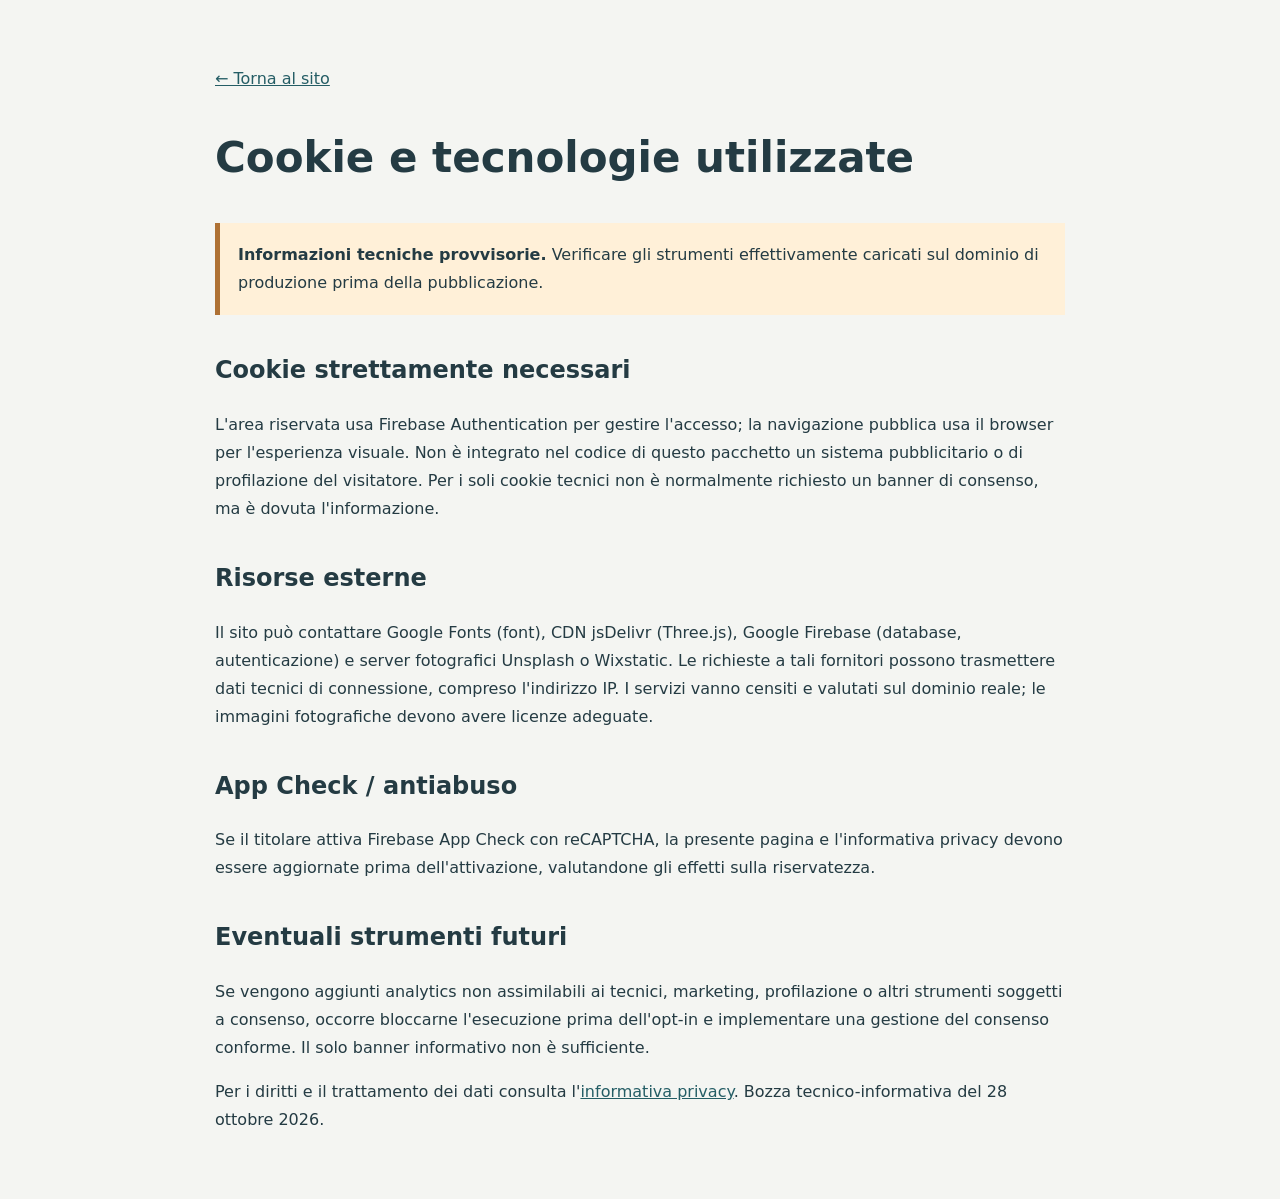
<file: cookie.html>
<!doctype html><html lang="it"><head><meta charset="utf-8"><meta name="viewport" content="width=device-width,initial-scale=1"><meta name="robots" content="noindex,nofollow"><title>Cookie e tecnologie | Studio Tecnico Russu</title><link rel="icon" href="assets/img/favicon.svg"><style>body{background:#f4f5f2;color:#243b43;font:16px/1.75 system-ui,Arial,sans-serif;padding:0 22px;margin:0}main{max-width:850px;margin:65px auto}h1{font-size:clamp(30px,5vw,42px)}h2{margin-top:34px}a{color:#245d65}.notice{background:#fff0d8;padding:18px;border-left:5px solid #ae7134}</style></head><body><main><a href="index.html">← Torna al sito</a><h1>Cookie e tecnologie utilizzate</h1><p class="notice"><b>Informazioni tecniche provvisorie.</b> Verificare gli strumenti effettivamente caricati sul dominio di produzione prima della pubblicazione.</p>
<h2>Cookie strettamente necessari</h2><p>L'area riservata usa Firebase Authentication per gestire l'accesso; la navigazione pubblica usa il browser per l'esperienza visuale. Non è integrato nel codice di questo pacchetto un sistema pubblicitario o di profilazione del visitatore. Per i soli cookie tecnici non è normalmente richiesto un banner di consenso, ma è dovuta l'informazione.</p>
<h2>Risorse esterne</h2><p>Il sito può contattare Google Fonts (font), CDN jsDelivr (Three.js), Google Firebase (database, autenticazione) e server fotografici Unsplash o Wixstatic. Le richieste a tali fornitori possono trasmettere dati tecnici di connessione, compreso l'indirizzo IP. I servizi vanno censiti e valutati sul dominio reale; le immagini fotografiche devono avere licenze adeguate.</p>
<h2>App Check / antiabuso</h2><p>Se il titolare attiva Firebase App Check con reCAPTCHA, la presente pagina e l'informativa privacy devono essere aggiornate prima dell'attivazione, valutandone gli effetti sulla riservatezza.</p>
<h2>Eventuali strumenti futuri</h2><p>Se vengono aggiunti analytics non assimilabili ai tecnici, marketing, profilazione o altri strumenti soggetti a consenso, occorre bloccarne l'esecuzione prima dell'opt-in e implementare una gestione del consenso conforme. Il solo banner informativo non è sufficiente.</p>
<p>Per i diritti e il trattamento dei dati consulta l'<a href="privacy.html">informativa privacy</a>. Bozza tecnico-informativa del 28 ottobre 2026.</p></main></body></html>
</file>
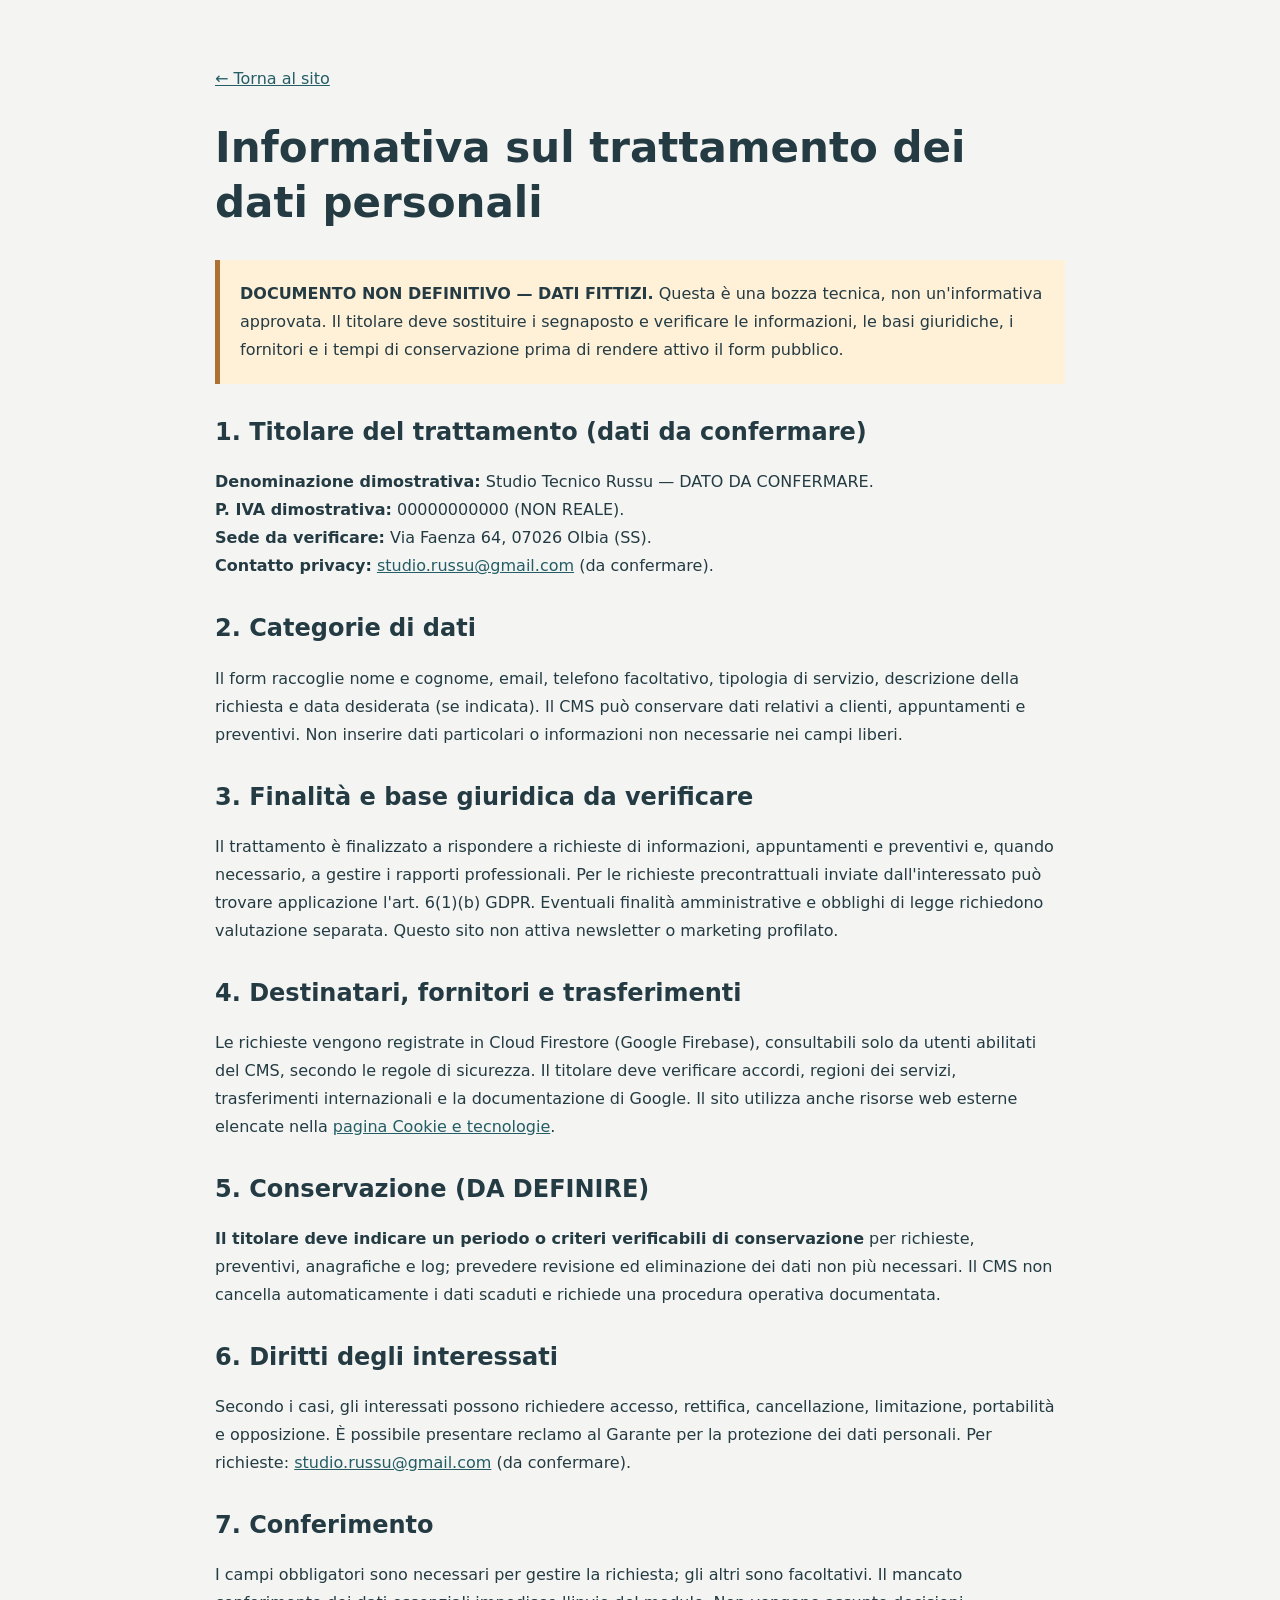
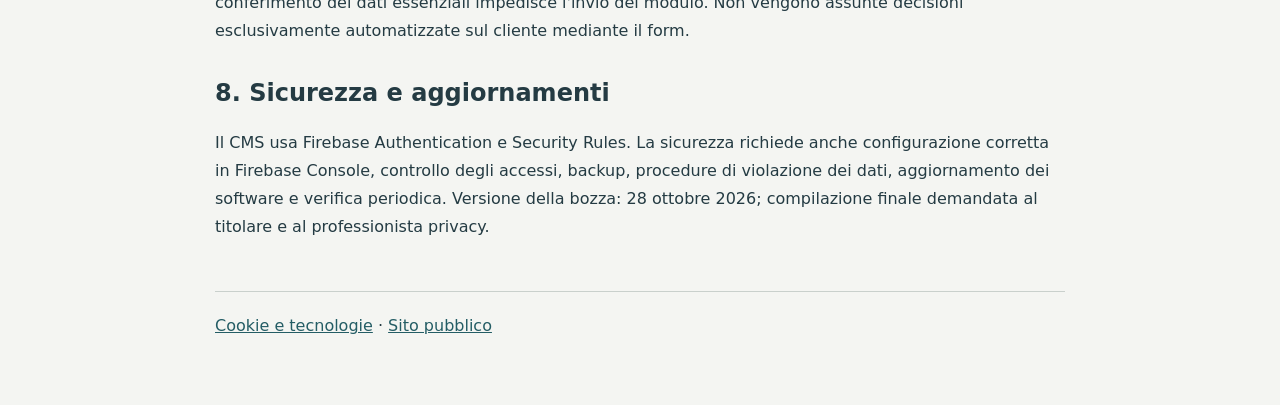
<file: privacy.html>
<!doctype html>
<html lang="it"><head><meta charset="utf-8"><meta name="viewport" content="width=device-width,initial-scale=1"><meta name="robots" content="noindex,nofollow"><title>Privacy — bozza | Studio Tecnico Russu</title><link rel="icon" href="assets/img/favicon.svg"><style>body{background:#f4f5f2;color:#243b43;font:16px/1.75 system-ui,Arial,sans-serif;margin:0;padding:0 22px}main{max-width:850px;margin:65px auto}h1,h2{line-height:1.3}h1{font-size:clamp(30px,5vw,42px)}.notice{background:#fff0d8;border-left:5px solid #ae7134;padding:20px;margin:30px 0}a{color:#245d65}section{margin:33px 0}footer{border-top:1px solid #c9d0cc;padding-top:20px;margin-top:50px}</style></head>
<body><main><a href="index.html">← Torna al sito</a><h1>Informativa sul trattamento dei dati personali</h1>
<div class="notice" role="note"><strong>DOCUMENTO NON DEFINITIVO — DATI FITTIZI.</strong> Questa è una bozza tecnica, non un'informativa approvata. Il titolare deve sostituire i segnaposto e verificare le informazioni, le basi giuridiche, i fornitori e i tempi di conservazione prima di rendere attivo il form pubblico.</div>
<section><h2>1. Titolare del trattamento (dati da confermare)</h2><p><b>Denominazione dimostrativa:</b> Studio Tecnico Russu — DATO DA CONFERMARE.<br><b>P. IVA dimostrativa:</b> 00000000000 (NON REALE).<br><b>Sede da verificare:</b> Via Faenza 64, 07026 Olbia (SS).<br><b>Contatto privacy:</b> <a href="mailto:studio.russu@gmail.com">studio.russu@gmail.com</a> (da confermare).</p></section>
<section><h2>2. Categorie di dati</h2><p>Il form raccoglie nome e cognome, email, telefono facoltativo, tipologia di servizio, descrizione della richiesta e data desiderata (se indicata). Il CMS può conservare dati relativi a clienti, appuntamenti e preventivi. Non inserire dati particolari o informazioni non necessarie nei campi liberi.</p></section>
<section><h2>3. Finalità e base giuridica da verificare</h2><p>Il trattamento è finalizzato a rispondere a richieste di informazioni, appuntamenti e preventivi e, quando necessario, a gestire i rapporti professionali. Per le richieste precontrattuali inviate dall'interessato può trovare applicazione l'art. 6(1)(b) GDPR. Eventuali finalità amministrative e obblighi di legge richiedono valutazione separata. Questo sito non attiva newsletter o marketing profilato.</p></section>
<section><h2>4. Destinatari, fornitori e trasferimenti</h2><p>Le richieste vengono registrate in Cloud Firestore (Google Firebase), consultabili solo da utenti abilitati del CMS, secondo le regole di sicurezza. Il titolare deve verificare accordi, regioni dei servizi, trasferimenti internazionali e la documentazione di Google. Il sito utilizza anche risorse web esterne elencate nella <a href="cookie.html">pagina Cookie e tecnologie</a>.</p></section>
<section><h2>5. Conservazione (DA DEFINIRE)</h2><p><strong>Il titolare deve indicare un periodo o criteri verificabili di conservazione</strong> per richieste, preventivi, anagrafiche e log; prevedere revisione ed eliminazione dei dati non più necessari. Il CMS non cancella automaticamente i dati scaduti e richiede una procedura operativa documentata.</p></section>
<section><h2>6. Diritti degli interessati</h2><p>Secondo i casi, gli interessati possono richiedere accesso, rettifica, cancellazione, limitazione, portabilità e opposizione. È possibile presentare reclamo al Garante per la protezione dei dati personali. Per richieste: <a href="mailto:studio.russu@gmail.com">studio.russu@gmail.com</a> (da confermare).</p></section>
<section><h2>7. Conferimento</h2><p>I campi obbligatori sono necessari per gestire la richiesta; gli altri sono facoltativi. Il mancato conferimento dei dati essenziali impedisce l'invio del modulo. Non vengono assunte decisioni esclusivamente automatizzate sul cliente mediante il form.</p></section>
<section><h2>8. Sicurezza e aggiornamenti</h2><p>Il CMS usa Firebase Authentication e Security Rules. La sicurezza richiede anche configurazione corretta in Firebase Console, controllo degli accessi, backup, procedure di violazione dei dati, aggiornamento dei software e verifica periodica. Versione della bozza: 28 ottobre 2026; compilazione finale demandata al titolare e al professionista privacy.</p></section>
<footer><a href="cookie.html">Cookie e tecnologie</a> · <a href="index.html">Sito pubblico</a></footer>
</main></body></html>
</file>
